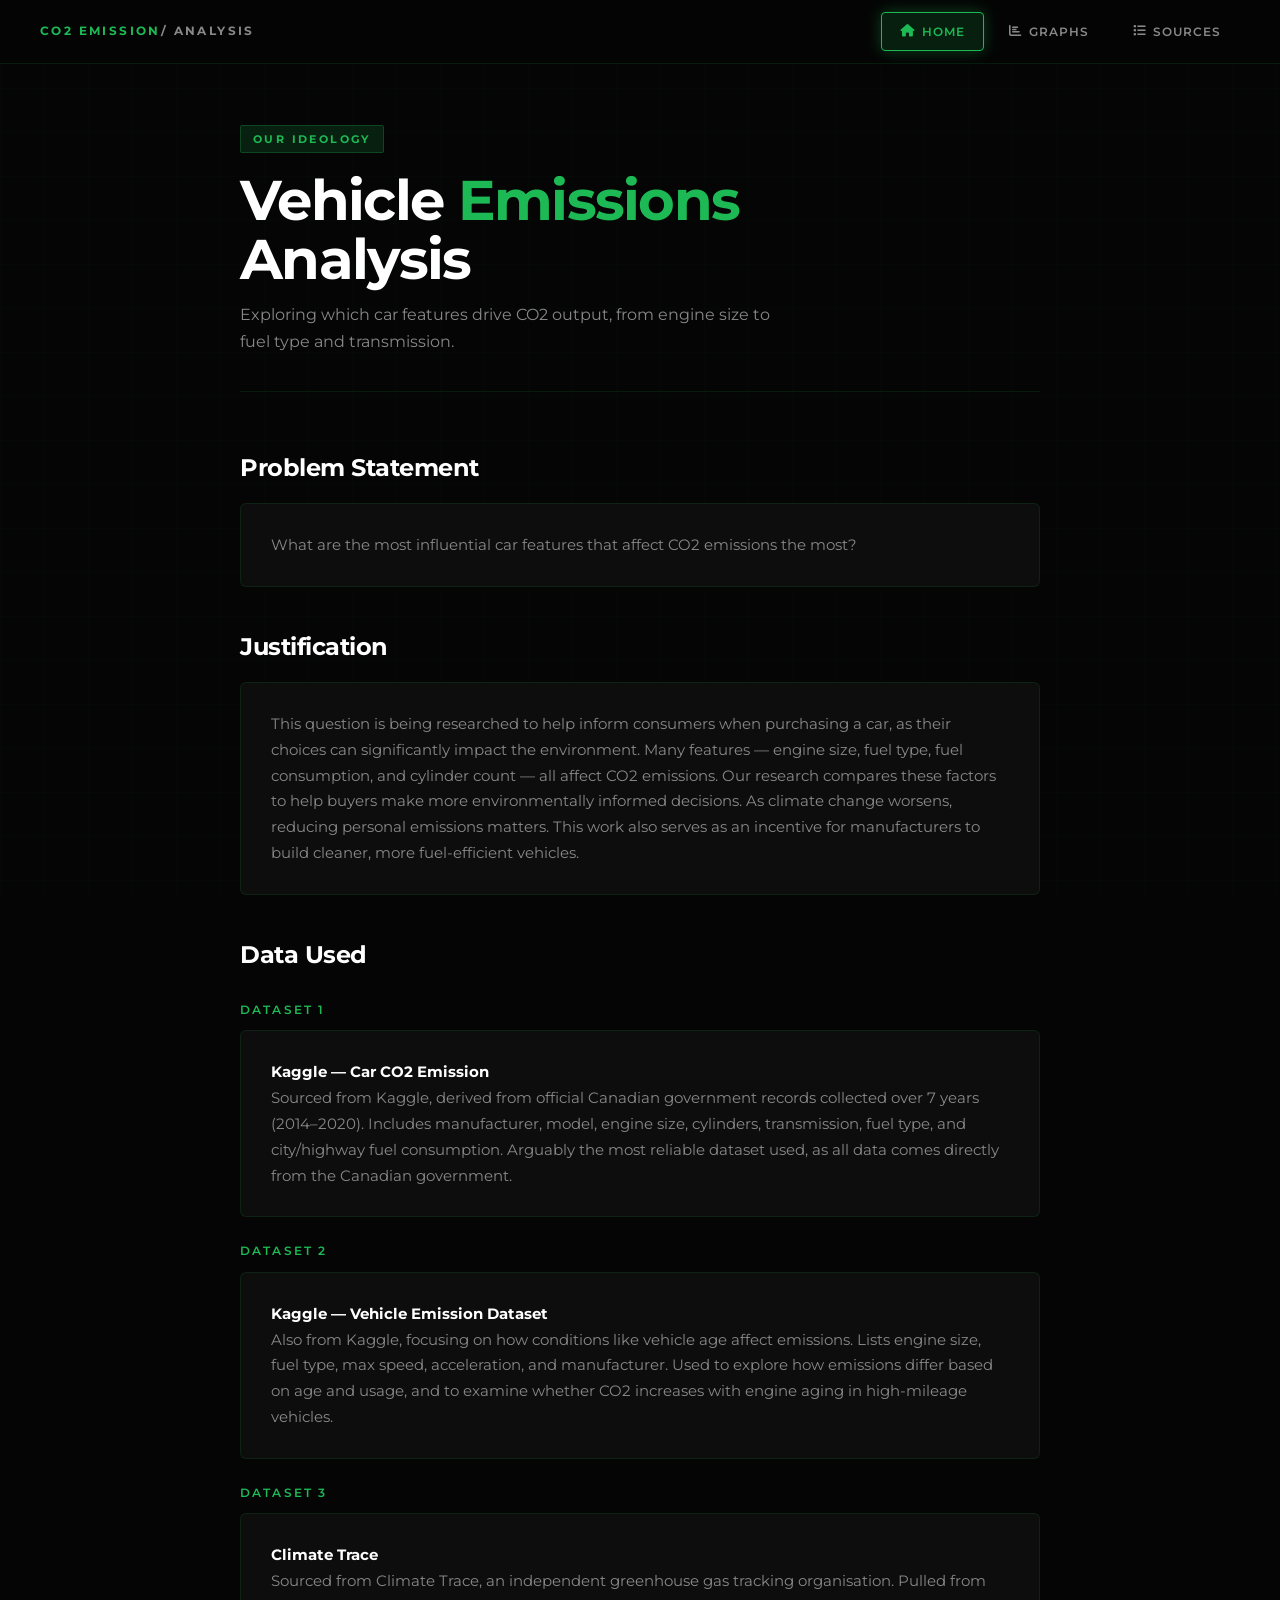
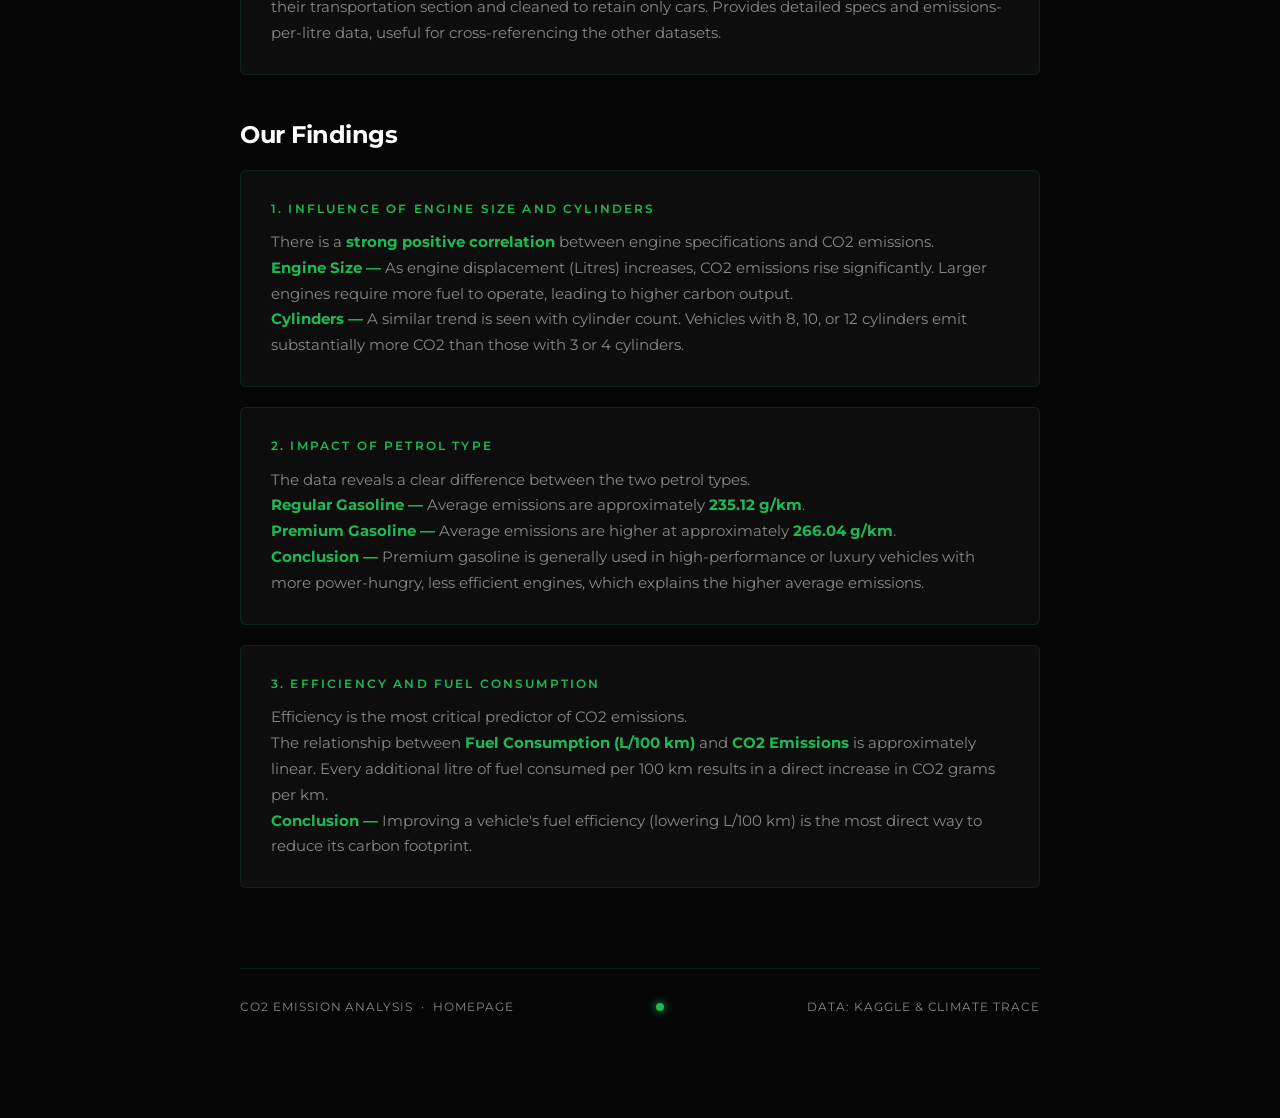
<file: Web Files/index.html>
<!DOCTYPE html>
<html lang="en">
<head>
    <meta charset="UTF-8">
    <meta name="viewport" content="width=device-width, initial-scale=1.0">
    <title>CO2 Emission Analysis — Home</title>
    <link href="https://fonts.googleapis.com/css2?family=Montserrat:wght@400;600;700&display=swap" rel="stylesheet">
    <link rel="stylesheet" href="https://cdnjs.cloudflare.com/ajax/libs/font-awesome/6.0.0/css/all.min.css">
    <link rel="stylesheet" href="style.css">
</head>
<body>

<header class="site-header">
    <div class="site-logo">CO2 Emission<span>/ Analysis</span></div>
    <nav class="nav-links">
        <a href="index.html"   class="nav-btn active"><i class="fas fa-home"></i> <span>Home</span></a>
        <a href="graphs.html"  class="nav-btn"><i class="fas fa-chart-bar"></i> <span>Graphs</span></a>
        <a href="sources.html" class="nav-btn"><i class="fas fa-list"></i> <span>Sources</span></a>
    </nav>
</header>

<div class="container">

    <div class="page-intro fade-in">
        <div class="tag">Our Ideology</div>
        <h1>Vehicle <span class="accent">Emissions</span><br>Analysis</h1>
        <p>Exploring which car features drive CO2 output, from engine size to fuel type and transmission.</p>
    </div>

    <h2 class="fade-in">Problem Statement</h2>
    <div class="card fade-in">
        <p>What are the most influential car features that affect CO2 emissions the most?</p>
    </div>

    <h2 class="fade-in">Justification</h2>
    <div class="card fade-in">
        <p>This question is being researched to help inform consumers when purchasing a car, as their choices can significantly impact the environment. Many features — engine size, fuel type, fuel consumption, and cylinder count — all affect CO2 emissions. Our research compares these factors to help buyers make more environmentally informed decisions. As climate change worsens, reducing personal emissions matters. This work also serves as an incentive for manufacturers to build cleaner, more fuel-efficient vehicles.</p>
    </div>

    <h2>Data Used</h2>

    <h3>Dataset 1</h3>
    <div class="card fade-in">
        <p><strong style="color:#fff">Kaggle — Car CO2 Emission</strong></p>
        <p>Sourced from Kaggle, derived from official Canadian government records collected over 7 years (2014–2020). Includes manufacturer, model, engine size, cylinders, transmission, fuel type, and city/highway fuel consumption. Arguably the most reliable dataset used, as all data comes directly from the Canadian government.</p>
    </div>

    <h3>Dataset 2</h3>
    <div class="card fade-in">
        <p><strong style="color:#fff">Kaggle — Vehicle Emission Dataset</strong></p>
        <p>Also from Kaggle, focusing on how conditions like vehicle age affect emissions. Lists engine size, fuel type, max speed, acceleration, and manufacturer. Used to explore how emissions differ based on age and usage, and to examine whether CO2 increases with engine aging in high-mileage vehicles.</p>
    </div>

    <h3>Dataset 3</h3>
    <div class="card fade-in">
        <p><strong style="color:#fff">Climate Trace</strong></p>
        <p>Sourced from Climate Trace, an independent greenhouse gas tracking organisation. Pulled from their transportation section and cleaned to retain only cars. Provides detailed specs and emissions-per-litre data, useful for cross-referencing the other datasets.</p>
    </div>

    <h2>Our Findings</h2>

    <div class="card fade-in">
        <h3 style="margin-top:0">1. Influence of Engine Size and Cylinders</h3>
        <p>There is a <span style="color:var(--accent);font-weight:700">strong positive correlation</span> between engine specifications and CO2 emissions.</p>
        <p><span style="color:var(--accent);font-weight:700">Engine Size —</span> As engine displacement (Litres) increases, CO2 emissions rise significantly. Larger engines require more fuel to operate, leading to higher carbon output.</p>
        <p style="margin-bottom:0"><span style="color:var(--accent);font-weight:700">Cylinders —</span> A similar trend is seen with cylinder count. Vehicles with 8, 10, or 12 cylinders emit substantially more CO2 than those with 3 or 4 cylinders.</p>
    </div>

    <div class="card fade-in">
        <h3 style="margin-top:0">2. Impact of Petrol Type</h3>
        <p>The data reveals a clear difference between the two petrol types.</p>
        <p><span style="color:var(--accent);font-weight:700">Regular Gasoline —</span> Average emissions are approximately <span style="color:var(--accent);font-weight:700">235.12 g/km</span>.</p>
        <p><span style="color:var(--accent);font-weight:700">Premium Gasoline —</span> Average emissions are higher at approximately <span style="color:var(--accent);font-weight:700">266.04 g/km</span>.</p>
        <p style="margin-bottom:0"><span style="color:var(--accent);font-weight:700">Conclusion —</span> Premium gasoline is generally used in high-performance or luxury vehicles with more power-hungry, less efficient engines, which explains the higher average emissions.</p>
    </div>

    <div class="card fade-in">
        <h3 style="margin-top:0">3. Efficiency and Fuel Consumption</h3>
        <p>Efficiency is the most critical predictor of CO2 emissions.</p>
        <p>The relationship between <span style="color:var(--accent);font-weight:700">Fuel Consumption (L/100 km)</span> and <span style="color:var(--accent);font-weight:700">CO2 Emissions</span> is approximately linear. Every additional litre of fuel consumed per 100 km results in a direct increase in CO2 grams per km.</p>
        <p style="margin-bottom:0"><span style="color:var(--accent);font-weight:700">Conclusion —</span> Improving a vehicle's fuel efficiency (lowering L/100 km) is the most direct way to reduce its carbon footprint.</p>
    </div>

    <div class="footer-bar fade-in">
        <p>CO2 Emission Analysis &nbsp;·&nbsp; Homepage</p>
        <div class="footer-accent"></div>
        <p>Data: Kaggle &amp; Climate Trace</p>
    </div>

</div>

</body>
</html>
</file>
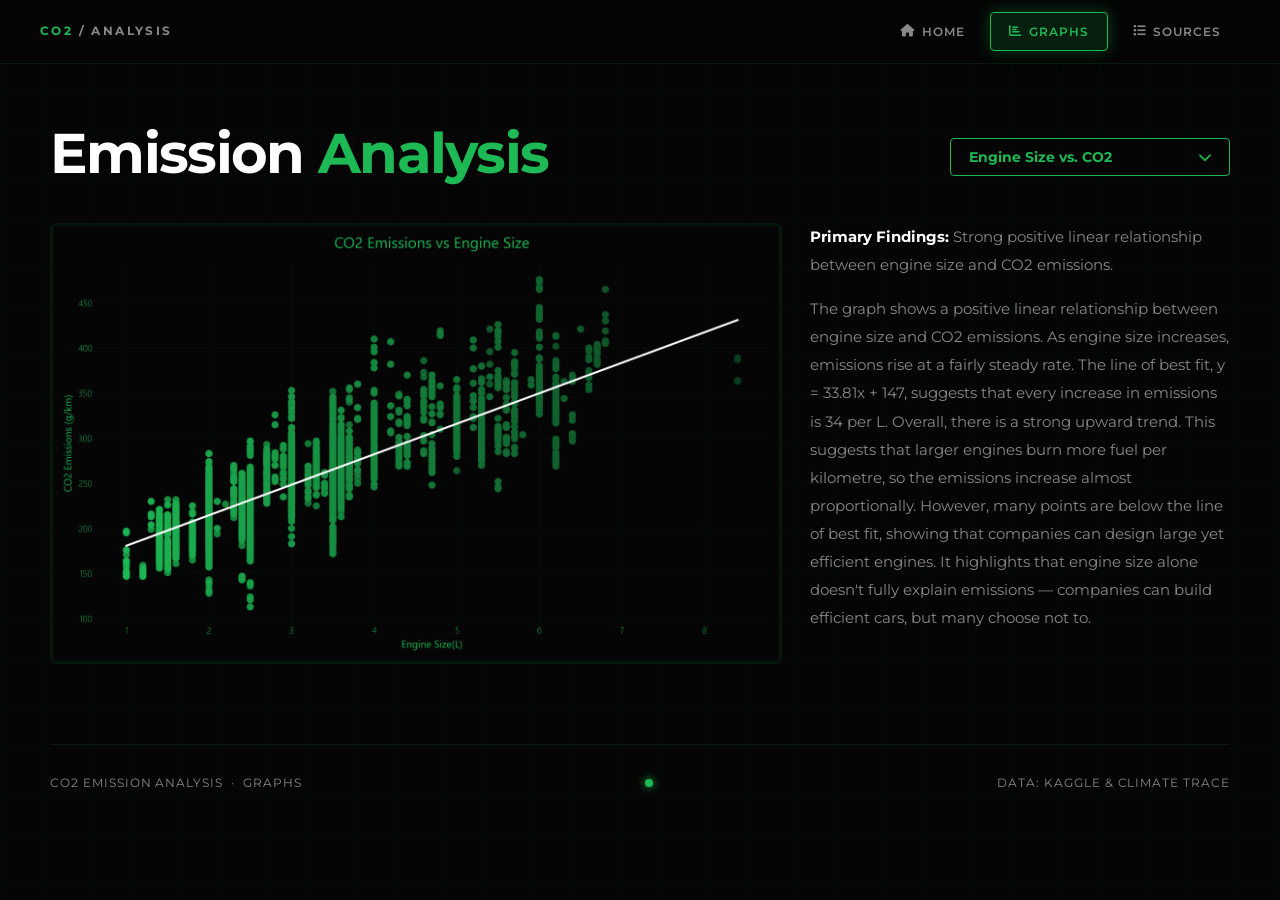
<file: Web Files/graphs.html>
<!DOCTYPE html>
<html lang="en">
<head>
    <meta charset="UTF-8">
    <meta name="viewport" content="width=device-width, initial-scale=1.0">
    <title>CO2 Emission Analysis — Graphs</title>
    <link href="https://fonts.googleapis.com/css2?family=Montserrat:wght@400;600;700&display=swap" rel="stylesheet">
    <link rel="stylesheet" href="https://cdnjs.cloudflare.com/ajax/libs/font-awesome/6.0.0/css/all.min.css">
    <link rel="stylesheet" href="style.css">
    <style>

        /* top bar: heading left, dropdown right */
        .title-row {
            display: flex;
            justify-content: space-between;
            align-items: center;
            margin-bottom: 32px;
            /* must be above the content below */
            position: relative;
            z-index: 200;
        }

        /* dropdown wrapper — must sit ABOVE the content area */
        .select-wrapper {
            position: relative;
            min-width: 280px;
            z-index: 200;
        }

        .select-btn {
            width: 100%;
            background: transparent;
            border: 1px solid var(--accent);
            color: var(--accent);
            padding: 10px 18px;
            font-family: 'Montserrat', sans-serif;
            font-size: 0.85rem;
            font-weight: 700;
            border-radius: 4px;
            cursor: pointer;
            display: flex;
            align-items: center;
            justify-content: space-between;
            gap: 10px;
            transition: var(--ease);
        }

        .select-btn:hover,
        .select-btn.is-open {
            background: var(--accent);
            color: #050505;
            box-shadow: 0 0 14px var(--accent-glow);
        }

        /* dropdown panel — floats over everything */
        .options-list {
            display: none;
            position: absolute;
            top: calc(100% + 6px);
            left: 0;
            width: 100%;
            background: var(--surface);
            border: 1px solid var(--border-hover);
            border-radius: 4px;
            box-shadow: 0 8px 28px rgba(0,0,0,0.8);
            overflow: hidden;
            /* float above everything on the page */
            z-index: 9999;
        }

        .options-list.show { display: block; }

        .option-item {
            padding: 12px 18px;
            cursor: pointer;
            color: var(--muted);
            font-size: 0.85rem;
            font-weight: 600;
            border-bottom: 1px solid var(--border);
            transition: background 0.15s, color 0.15s;
        }

        .option-item:last-child { border-bottom: none; }
        .option-item:hover { background: var(--surface2); color: var(--accent); }

        /* fuel sub-group header */
        .group-header {
            padding: 12px 18px;
            cursor: pointer;
            color: var(--accent);
            font-size: 0.85rem;
            font-weight: 700;
            border-bottom: 1px solid var(--border);
            background: rgba(29,185,84,0.06);
            display: flex;
            align-items: center;
            justify-content: space-between;
            transition: background 0.15s;
            user-select: none;
        }

        .group-header:hover { background: rgba(29,185,84,0.12); }
        .group-arrow { font-size: 0.7rem; transition: transform 0.2s; }
        .group-header.open .group-arrow { transform: rotate(180deg); }

        .sub-items { display: none; }
        .sub-items.open { display: block; }

        .sub-option-item {
            padding: 10px 18px 10px 32px;
            cursor: pointer;
            color: var(--muted);
            font-size: 0.82rem;
            font-weight: 600;
            border-bottom: 1px solid var(--border);
            display: flex;
            align-items: center;
            gap: 8px;
            transition: background 0.15s, color 0.15s;
        }

        .sub-option-item:last-child { border-bottom: none; }
        .sub-option-item:hover { background: var(--surface2); color: var(--accent); }

        .sub-option-item::before {
            content: '';
            width: 5px; height: 5px;
            border-radius: 50%;
            background: var(--accent);
            flex-shrink: 0;
        }

        /* content area below the title row — no z-index so dropdown sits above it */
        .content-area {
            display: flex;
            gap: 28px;
            align-items: flex-start;
            position: relative;
            z-index: 1;
        }

        .chart-box {
            flex-shrink: 0;
            width: 62%;
            border: 3px solid var(--border);
            border-radius: 6px;
            overflow: hidden;
            background: #000;
        }

        /* override the global grayscale filter from style.css */
        .chart-box img {
            width: 100%;
            height: auto;
            display: block;
            filter: none !important;
        }

        .analysis-text {
            flex: 1;
            font-size: 0.92rem;
            line-height: 1.85;
            color: var(--muted);
        }

        .analysis-text p { color: var(--muted); }
        .analysis-text strong { color: var(--text); }

    </style>
</head>
<body>

<header class="site-header">
    <div class="site-logo">CO2 <span>/ Analysis</span></div>
    <nav class="nav-links">
        <a href="index.html"   class="nav-btn"><i class="fas fa-home"></i> <span>Home</span></a>
        <a href="graphs.html"  class="nav-btn active"><i class="fas fa-chart-bar"></i> <span>Graphs</span></a>
        <a href="sources.html" class="nav-btn"><i class="fas fa-list"></i> <span>Sources</span></a>
    </nav>
</header>

<div class="container-wide">

    <!-- title + dropdown in one row, high z-index so dropdown floats above chart -->
    <div class="title-row fade-in">
        <div>
            <h1>Emission <span class="accent">Analysis</span></h1>
        </div>
        <div class="select-wrapper">
            <button class="select-btn" id="selectBtn" onclick="toggleMenu()">
                <span id="btnLabel">Select a Graph…</span>
                <i class="fas fa-chevron-down"></i>
            </button>
            <div class="options-list" id="menuList"></div>
        </div>
    </div>

    <!-- chart image + analysis text  -->
    <div class="content-area fade-in">
        <div class="chart-box" id="chartBox">
            <img id="chartImg" src="" alt="Graph">
        </div>
        <div class="analysis-text" id="analysisText">
            <p>Select a graph from the menu above to see the analysis.</p>
        </div>
    </div>

    <div class="footer-bar fade-in">
        <p>CO2 Emission Analysis &nbsp;·&nbsp; Graphs</p>
        <div class="footer-accent"></div>
        <p>Data: Kaggle &amp; Climate Trace</p>
    </div>

</div>

<script>
    // chart definitions with title, file path, and analysis text for each graph
    const charts = {
        scatter: {
            title: "Engine Size vs. CO2",
            file:  "Resources/Graph_Engine_Size.png",
            text:  `<p><strong>Primary Findings:</strong> Strong positive linear relationship between engine size and CO2 emissions.</p>
                    <p>The graph shows a positive linear relationship between engine size and CO2 emissions. As engine size increases, emissions rise at a fairly steady rate. The line of best fit, y = 33.81x + 147, suggests that every increase in emissions is 34 per L. Overall, there is a strong upward trend. This suggests that larger engines burn more fuel per kilometre, so the emissions increase almost proportionally. However, many points are below the line of best fit, showing that companies can design large yet efficient engines. It highlights that engine size alone doesn't fully explain emissions — companies can build efficient cars, but many choose not to.</p>`
        },
        cylinders: {
            title: "Cylinders Distribution",
            file:  "Resources/Graph_Cylinders.png",
            text:  `<p><strong>Primary Findings:</strong> CO₂ emissions rise as cylinder count increases, with especially large jumps beyond six cylinders.</p>
                    <p>As the number of cylinders increases, CO2 emissions increase generally. 4-cylinder cars show high variance, suggesting the manufacturer's design is a strong determining factor in eco-friendliness. The trend of higher cylinders equalling higher emissions holds clearly beyond 6 cylinders, with each distribution positively skewed.</p>`
        },
        transmission: {
            title: "Transmission Types",
            file:  "Resources/Graph_Transmission.png",
            text:  `<p><strong>Primary Findings:</strong> The most environmentally friendly transmission type is AM5 and it is so much more environmentally friendly relative to the other types, it is probably the primary transmission type you should be looking for as an environmentally conscious consumer.</p>
                    <p>This chart shows a clear relationship between transmission type and average CO2 emissions, with values ranging from 185.5 g/km (AM5) to 315.2 g/km (A10), a substantial difference of 166.7 g/km. Transmission types such as AM5, AV10 and AV6 produce the lowest emissions, all below 200 g/km, indicating greater fuel efficiency. In contrast A10, A7, and A4 have the highest average emissions, all exceeding 290 g/km. Most transmission types hover around 240 to 290 g/km, suggesting moderate high emissions are common across the dataset. Overall the results indicate that transmission types appear to have a significant impact on car CO2 emissions, although other factors such as engine size, car weight and fuel type may also influence the observed differences.</p>`
        },
        comparison: {
            title: "Fuel Type Comparison",
            file:  "Resources/Graph_Comparison_Ranked.png",
            text:  `<p><strong>Primary Findings:</strong> Based on this graph the most eco-friendly fuel is E10, so if customers were looking to purchase the most eco-friendly petrol based car they should look into E10 powered cars with high engine efficiency as this combination is to have the lowest emissions per km travelled.</p>
                    <p>All fuel sources generally increase in emissions as more petrol is used per 100km, therefore, looking at the bigger picture we can see that E10 ethanol was the most eco-friendly.  Ethanol was then followed by Regular U9 petrol, Diesel and Premium/Special Fuel. The difference between U9, Diesel and Special Fuel was within a margin of 20 g of CO2 per km, meaning in a real life situation the effect on the environment between each car running these 3 different fuels would be negligible. </p>`
        }
    };

    const fuelCharts = {
        ethanol: {
            title: "E10 / Ethanol",
            file:  "Resources/Graph_Trend_E10_Ethanol.png",
            text:  `<p><strong>Primary Findings:</strong> The lowest emission cars are usually the one that consume the least amount of fuel, and this yet again applies to E10 powered cars.
</p>
                    <p>This graph showcases the trend between emissions per 100km travelled by a car against the fuel consumed during that 100km distance. The trend also follows a mostly linear trend with minimal variance from the trend line.This indicates that CO2 emissions of E10  powered cars are directly tied to the efficiency of the engine. This fuel type on average was more efficient than the other fuel types.This data yet again emphasises that the most eco friendly cars are the efficient E10 powered cars, so environmentally aware purchasers who would want petrol powered cars can look towards this specific type of car.
</p>`
        },
        premium: {
            title: "Premium / Special",
            file:  "Resources/Graph_Trend_Premium_Special.png",
            text:  `<p><strong>Primary Findings:</strong> In general the higher efficiency cars were the most environmentally friendly and this applies to Premium/Special powered cars, however just note that on average this type of car is the most environmentally unfriendly relative to other fuel types.</p>
                    <p>This plots the emissions made per 100km travelled by a car, this is compared to the fuel used per 100km. The trend between these two variables is mostly linear. This trend however slows as fuel consumption passes 14L per 100km. Therefore, because the trend is mostly linear, the direct correlation between fuel consumption and emissions, the most eco-friendly special fuel powered cars are the ones with higher efficiency.</p>`
        },
        regular: {
            title: "U91 / Regular",
            file:  "Resources/Graph_Trend_U91_Regular.png",
            text:  `<p><strong>Primary Findings:</strong> When it comes to finding the most environmentally friendly U91 powered cars try to find the most efficient models as fuel efficiency has strong correlation with its emissions emitted, high efficiency = lower emissions.</p>
                    <p>This graph showcases fuel consumption displayed against its respective CO2 values in grams emitted during their 100km traveled. 95 Octane fuel (fuel type Z) powered cars, generally speaking as more diesel is burned by the engine the more CO2 is emitted, there is no threshold where the engine has its efficiency optimised. The trend that the graph is mostly linear suggesting that there is a direct correlation between the engine efficiency and the CO2 emissions.</p>`
        },
        diesel: {
            title: "Diesel",
            file:  "Resources/Graph_Trend_Diesel.png",
            text:  `<p><strong>Primary Findings:</strong> The same trend can be observed for diesel powered cars, a more fuel efficient car is equivalent to lower CO2 emissions per km traveled. However, considering Diesel is more the most pollutant fuel type, environment conscious consumers should be aware of this.</p>
                    <p>This graph depicts diesel usage consumption per 100km versus the emissions of CO2 from this 100km. The correlation between all values seems to be pretty strong following a relatively linear relationship, this illustrates that simply as more diesel is used the less environmentally friendly the car is. Overall, this means that the most emission friendly diesel cars are the ones that are the most efficient: the cars that consume the least amount of fuel to travel 100km.</p>`
        }
    };

    // dropdown
    const menuList     = document.getElementById('menuList');
    const btnLabel     = document.getElementById('btnLabel');
    const chartImg     = document.getElementById('chartImg');
    const analysisText = document.getElementById('analysisText');

    // regular items
    Object.values(charts).forEach(cfg => {
        const item = document.createElement('div');
        item.className   = 'option-item';
        item.textContent = cfg.title;
        item.onclick     = () => loadChart(cfg);
        menuList.appendChild(item);
    });

    // fuel group header
    const groupHeader = document.createElement('div');
    groupHeader.className = 'group-header';
    groupHeader.innerHTML = `<span>Fuel Types</span><i class="fas fa-chevron-down group-arrow"></i>`;
    menuList.appendChild(groupHeader);

    // fuel sub-items
    const subItems = document.createElement('div');
    subItems.className = 'sub-items';
    Object.values(fuelCharts).forEach(cfg => {
        const item = document.createElement('div');
        item.className   = 'sub-option-item';
        item.textContent = cfg.title;
        item.onclick     = () => loadChart(cfg);
        subItems.appendChild(item);
    });
    menuList.appendChild(subItems);

    groupHeader.addEventListener('click', e => {
        e.stopPropagation();
        groupHeader.classList.toggle('open');
        subItems.classList.toggle('open');
    });

    // dropdown toggle
    function toggleMenu() {
        menuList.classList.toggle('show');
        document.getElementById('selectBtn').classList.toggle('is-open');
    }

    // close when clicking anywhere outside
    window.addEventListener('click', e => {
        if (!e.target.closest('.select-wrapper')) {
            menuList.classList.remove('show');
            document.getElementById('selectBtn').classList.remove('is-open');
        }
    });

    // chart loading function to update image, alt text, analysis, and close menu
    function loadChart(cfg) {
        btnLabel.textContent   = cfg.title;
        chartImg.src           = cfg.file;
        chartImg.alt           = cfg.title;
        analysisText.innerHTML = cfg.text;
        menuList.classList.remove('show');
        document.getElementById('selectBtn').classList.remove('is-open');
    }

    // show first chart on load
    loadChart(Object.values(charts)[0]);
</script>

</body>
</html>
</file>
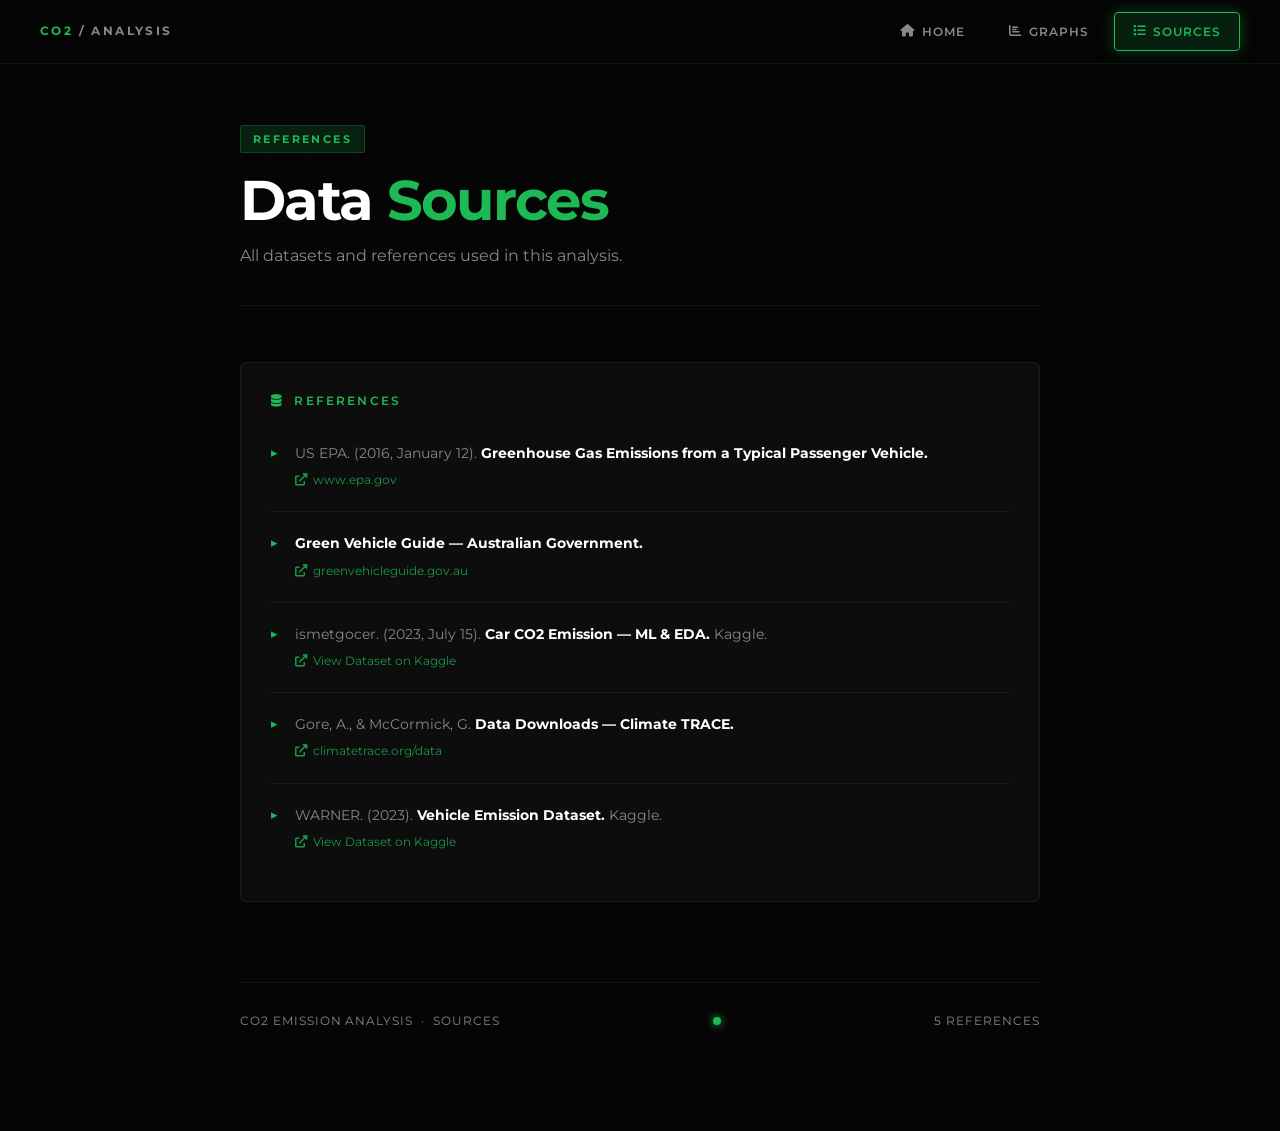
<file: Web Files/sources.html>
<!DOCTYPE html>
<html lang="en">
<head>
    <meta charset="UTF-8">
    <meta name="viewport" content="width=device-width, initial-scale=1.0">
    <title>CO2 Emission Analysis — Sources</title>
    <link href="https://fonts.googleapis.com/css2?family=Montserrat:wght@400;600;700&display=swap" rel="stylesheet">
    <link rel="stylesheet" href="https://cdnjs.cloudflare.com/ajax/libs/font-awesome/6.0.0/css/all.min.css">
    <link rel="stylesheet" href="style.css">
</head>
<body>

<header class="site-header">
    <div class="site-logo">CO2 <span>/ Analysis</span></div>
    <nav class="nav-links">
        <a href="index.html"   class="nav-btn"><i class="fas fa-home"></i> <span>Home</span></a>
        <a href="graphs.html"  class="nav-btn"><i class="fas fa-chart-bar"></i> <span>Graphs</span></a>
        <a href="sources.html" class="nav-btn active"><i class="fas fa-list"></i> <span>Sources</span></a>
    </nav>
</header>

<div class="container">

    <div class="page-intro fade-in">
        <div class="tag">References</div>
        <h1>Data <span class="accent">Sources</span></h1>
        <p>All datasets and references used in this analysis.</p>
    </div>

    <div class="card fade-in">
        <h3 style="margin-top:0"><i class="fas fa-database"></i> &nbsp;References</h3>
        <ul class="ref-list">

            <li>
                US EPA. (2016, January 12).
                <strong>Greenhouse Gas Emissions from a Typical Passenger Vehicle.</strong>
                <br>
                <a href="https://www.epa.gov/greenvehicles/greenhouse-gas-emissions-typical-passenger-vehicle#burning" target="_blank">
                    <i class="fas fa-external-link-alt"></i> &nbsp;www.epa.gov
                </a>
            </li>

            <li>
                <strong>Green Vehicle Guide — Australian Government.</strong>
                <br>
                <a href="https://www.greenvehicleguide.gov.au/" target="_blank">
                    <i class="fas fa-external-link-alt"></i> &nbsp;greenvehicleguide.gov.au
                </a>
            </li>

            <li>
                ismetgocer. (2023, July 15).
                <strong>Car CO2 Emission — ML &amp; EDA.</strong>
                Kaggle.
                <br>
                <a href="https://www.kaggle.com/code/ismetgocer/car-co2-emission-ml-eda" target="_blank">
                    <i class="fas fa-external-link-alt"></i> &nbsp;View Dataset on Kaggle
                </a>
            </li>

            <li>
                Gore, A., &amp; McCormick, G.
                <strong>Data Downloads — Climate TRACE.</strong>
                <br>
                <a href="https://climatetrace.org/data" target="_blank">
                    <i class="fas fa-external-link-alt"></i> &nbsp;climatetrace.org/data
                </a>
            </li>

            <li>
                WARNER. (2023).
                <strong>Vehicle Emission Dataset.</strong>
                Kaggle.
                <br>
                <a href="https://www.kaggle.com/datasets/s3programmer/vehcle-emission-dataset" target="_blank">
                    <i class="fas fa-external-link-alt"></i> &nbsp;View Dataset on Kaggle
                </a>
            </li>

        </ul>
    </div>

    <div class="footer-bar fade-in">
        <p>CO2 Emission Analysis &nbsp;·&nbsp; Sources</p>
        <div class="footer-accent"></div>
        <p>5 references</p>
    </div>

</div>

</body>
</html>
</file>
<file: Web Files/style.css>
:root {
    --bg:           #050505;               /* main page background */
    --surface:      #0d0d0d;               /* cards and panels */
    --surface2:     #141414;               /* hover state for surfaces */
    --accent:       #1DB954;               /* green — used everywhere */
    --accent-dim:   rgba(29,185,84,0.15);  /* transparent green fill */
    --accent-glow:  rgba(29,185,84,0.35);  /* green glow on shadows */
    --text:         #ffffff;               /* primary text */
    --muted:        #888888;               /* secondary / dimmed text */
    --border:       rgba(29,185,84,0.12);  /* subtle border colour */
    --border-hover: rgba(29,185,84,0.4);   /* border on hover */
    --ease:         all 0.3s cubic-bezier(0.25,0.8,0.25,1);
}


/* reset */
*, *::before, *::after {
    box-sizing: border-box;
    margin: 0;
    padding: 0;
}

body {
    font-family: 'Montserrat', sans-serif;
    background: var(--bg);
    color: var(--text);
    line-height: 1.7;
    overflow-x: hidden;
    -webkit-font-smoothing: antialiased;
}

/* faint dot-grid drawn over the whole page */
body::before {
    content: '';
    position: fixed;
    inset: 0;
    background-image:
        linear-gradient(rgba(29,185,84,0.025) 1px, transparent 1px),
        linear-gradient(90deg, rgba(29,185,84,0.025) 1px, transparent 1px);
    background-size: 44px 44px;
    pointer-events: none;  /* doesn't block clicks */
    z-index: 0;
}


/* scrollbar  */
::-webkit-scrollbar       { width: 6px; }
::-webkit-scrollbar-track { background: var(--bg); }
::-webkit-scrollbar-thumb { background: #222; border-radius: 3px; }
::-webkit-scrollbar-thumb:hover { background: var(--accent); }

/* highlighted text uses the green accent */
::selection { background: var(--accent); color: var(--bg); }


/* font and typography */
h1 {
    font-size: 3.5rem;
    font-weight: 700;
    letter-spacing: -0.03em;
    line-height: 1.05;
    color: var(--text);
    margin-bottom: 8px;
}

/* wrap any word in <span class="accent"> to make it green */
h1 .accent { color: var(--accent); }

h2 {
    font-size: 1.5rem;
    font-weight: 700;
    letter-spacing: -0.02em;
    color: var(--text);
    margin: 40px 0 14px;
}

/* small uppercase section labels */
h3 {
    font-size: 0.75rem;
    font-weight: 600;
    text-transform: uppercase;
    letter-spacing: 0.18em;
    color: var(--accent);
    margin: 24px 0 10px;
}

p   { color: var(--muted); margin-bottom: 16px; font-size: 0.95rem; }
a   { color: var(--accent); text-decoration: none; }
a:hover { text-decoration: underline; }


/* header (sticky) + nav */
.site-header {
    position: sticky;
    top: 0;
    z-index: 100;
    background: rgba(5,5,5,0.88);
    backdrop-filter: blur(12px);        /* frosted glass effect */
    border-bottom: 1px solid var(--border);
    padding: 0 40px;
    height: 64px;
    display: flex;
    align-items: center;
    justify-content: space-between;
}

/* logo text top-left */
.site-logo {
    font-size: 0.75rem;
    font-weight: 700;
    letter-spacing: 0.2em;
    text-transform: uppercase;
    color: var(--accent);
}
.site-logo span { color: var(--muted); }

.nav-links { display: flex; gap: 6px; }

.nav-btn {
    display: flex;
    align-items: center;
    gap: 7px;
    padding: 8px 18px;
    font-size: 0.78rem;
    font-weight: 600;
    text-transform: uppercase;
    letter-spacing: 0.08em;
    color: var(--muted);
    border: 1px solid transparent;
    border-radius: 4px;
    text-decoration: none;
    transition: var(--ease);
}

.nav-btn:hover {
    color: var(--text);
    background: var(--surface2);
    border-color: #333;
    text-decoration: none;
    transform: translateY(-1px);
}

/* the currently active page link */
.nav-btn.active {
    color: var(--accent);
    background: var(--accent-dim);
    border-color: var(--accent);
    box-shadow: 0 0 16px var(--accent-glow);
}

/* page containers */
/* narrow — used on index and sources */
.container {
    position: relative;
    z-index: 1;
    max-width: 860px;
    margin: 0 auto;
    padding: 60px 30px 100px;
}

/* wide — used on graphs page */
.container-wide {
    position: relative;
    z-index: 1;
    max-width: 1240px;
    margin: 0 auto;
    padding: 60px 30px 100px;
}


/* page intro (top of each pagfe) */
.page-intro {
    margin-bottom: 56px;
    padding-bottom: 36px;
    border-bottom: 1px solid var(--border);
}

/* small pill label above the h1 */
.page-intro .tag {
    display: inline-block;
    font-size: 0.68rem;
    font-weight: 700;
    letter-spacing: 0.22em;
    text-transform: uppercase;
    color: var(--accent);
    background: var(--accent-dim);
    border: 1px solid rgba(29,185,84,0.25);
    padding: 4px 12px;
    border-radius: 2px;
    margin-bottom: 18px;
}

.page-intro p {
    font-size: 1rem;
    color: var(--muted);
    max-width: 560px;
    margin: 12px 0 0;
}


/* cards */
.card {
    background: var(--surface);
    border: 1px solid var(--border);
    border-radius: 6px;
    padding: 28px 30px;
    margin-bottom: 20px;
    position: relative;
    overflow: hidden;
    transition: var(--ease);
}

/* glowing top-edge line that appears on hover */
.card::before {
    content: '';
    position: absolute;
    top: 0; left: 0; right: 0;
    height: 1px;
    background: linear-gradient(90deg, transparent, var(--accent), transparent);
    opacity: 0;
    transition: opacity 0.3s;
}

.card:hover {
    border-color: var(--border-hover);
    transform: translateY(-2px);
    box-shadow: 0 12px 40px -12px rgba(0,0,0,0.8);
}

.card:hover::before { opacity: 0.5; }
.card p { margin-bottom: 0; }


/* footer bar */
.footer-bar {
    margin-top: 80px;
    border-top: 1px solid var(--border);
    padding: 28px 0 0;
    display: flex;
    justify-content: space-between;
    align-items: center;
    gap: 12px;
}

.footer-bar p {
    font-size: 0.75rem;
    letter-spacing: 0.08em;
    text-transform: uppercase;
    color: var(--muted);
    margin: 0;
}

/* pulsing green dot in the footer */
.footer-accent {
    width: 8px; height: 8px;
    background: var(--accent);
    border-radius: 50%;
    box-shadow: 0 0 8px var(--accent);
    animation: pulse 2s infinite;
}

@keyframes pulse {
    0%, 100% { opacity: 1; }
    50%       { opacity: 0.3; }
}

/* graph page control bar */
.graph-controls {
    display: flex;
    align-items: center;
    gap: 14px;
    margin-bottom: 28px;
}

.graph-controls label {
    font-size: 0.72rem;
    font-weight: 700;
    letter-spacing: 0.15em;
    text-transform: uppercase;
    color: var(--accent);
}

select#chartSelect {
    background: var(--surface);
    color: var(--text);
    border: 1px solid var(--border-hover);
    border-radius: 4px;
    padding: 10px 16px;
    font-family: 'Montserrat', sans-serif;
    font-size: 0.82rem;
    font-weight: 600;
    cursor: pointer;
    outline: none;
    min-width: 240px;
    transition: var(--ease);
}

select#chartSelect:hover,
select#chartSelect:focus {
    border-color: var(--accent);
    box-shadow: 0 0 12px var(--accent-glow);
}

select#chartSelect option {
    background: #111;
    color: var(--text);
}

/* graphs and analysis */
/* two columns: chart on left, analysis panel on right */
.graph-layout {
    display: grid;
    grid-template-columns: 1fr 340px;
    gap: 24px;
    align-items: start;
}

/* chart container */
.chart-wrap {
    background: var(--surface);
    border: 1px solid var(--border);
    border-radius: 6px;
    overflow: hidden;
    position: relative;
    min-height: 480px;
}

/* green shimmer line at top of chart */
.chart-wrap::before {
    content: '';
    position: absolute;
    top: 0; left: 0; right: 0;
    height: 1px;
    background: linear-gradient(90deg, transparent, var(--accent), transparent);
    opacity: 0.4;
}

#plotlyChart {
    width: 100%;
    height: 480px;
}

/* right-side sticky analysis panel */
.analysis-panel {
    background: var(--surface);
    border: 1px solid var(--border);
    border-radius: 6px;
    padding: 28px 24px;
    position: sticky;
    top: 88px;   /* sticks just below the header */
}

.analysis-panel h3 { margin-top: 0; margin-bottom: 16px; }
.analysis-panel p  { font-size: 0.88rem; line-height: 1.7; }

/* stat rows inside the analysis panel */
.stat-row {
    display: flex;
    justify-content: space-between;
    align-items: center;
    padding: 10px 0;
    border-bottom: 1px solid var(--border);
    font-size: 0.8rem;
}
.stat-row:last-child { border-bottom: none; }
.stat-label { color: var(--muted); }
.stat-val   { color: var(--accent); font-weight: 700; font-size: 0.95rem; }

/* spinning loading overlay inside chart-wrap */
.loading-state {
    display: flex;
    align-items: center;
    justify-content: center;
    height: 480px;
    flex-direction: column;
    gap: 16px;
    color: var(--muted);
    font-size: 0.8rem;
    letter-spacing: 0.1em;
    text-transform: uppercase;
}

.spinner {
    width: 32px; height: 32px;
    border: 2px solid var(--border);
    border-top-color: var(--accent);
    border-radius: 50%;
    animation: spin 0.8s linear infinite;
}

@keyframes spin { to { transform: rotate(360deg); } }


/* sources page reference list */
.ref-list { list-style: none; padding: 0; }

.ref-list li {
    padding: 20px 0 20px 24px;
    position: relative;
    border-bottom: 1px solid var(--border);
    font-size: 0.88rem;
    color: var(--muted);
    line-height: 1.65;
    transition: var(--ease);
}

.ref-list li:hover     { color: var(--text); }
.ref-list li:last-child { border-bottom: none; }

/* green arrow bullet */
.ref-list li::before {
    content: '▸';
    position: absolute;
    left: 0;
    color: var(--accent);
    font-size: 0.8rem;
}

.ref-list strong { color: var(--text); }

.ref-list a {
    color: var(--accent);
    font-size: 0.78rem;
    display: inline-block;
    margin-top: 5px;
    opacity: 0.8;
    transition: opacity 0.2s;
}
.ref-list a:hover { opacity: 1; text-decoration: none; }


/* fade in animation which is applied to every page that loads in */
.fade-in {
    animation: fadeUp 0.5s ease forwards;
    opacity: 0;
}

@keyframes fadeUp {
    from { opacity: 0; transform: translateY(14px); }
    to   { opacity: 1; transform: translateY(0); }
}

/* stagger each child slightly later */
.fade-in:nth-child(1) { animation-delay: 0.05s; }
.fade-in:nth-child(2) { animation-delay: 0.12s; }
.fade-in:nth-child(3) { animation-delay: 0.19s; }
.fade-in:nth-child(4) { animation-delay: 0.26s; }
.fade-in:nth-child(5) { animation-delay: 0.33s; }
</file>
